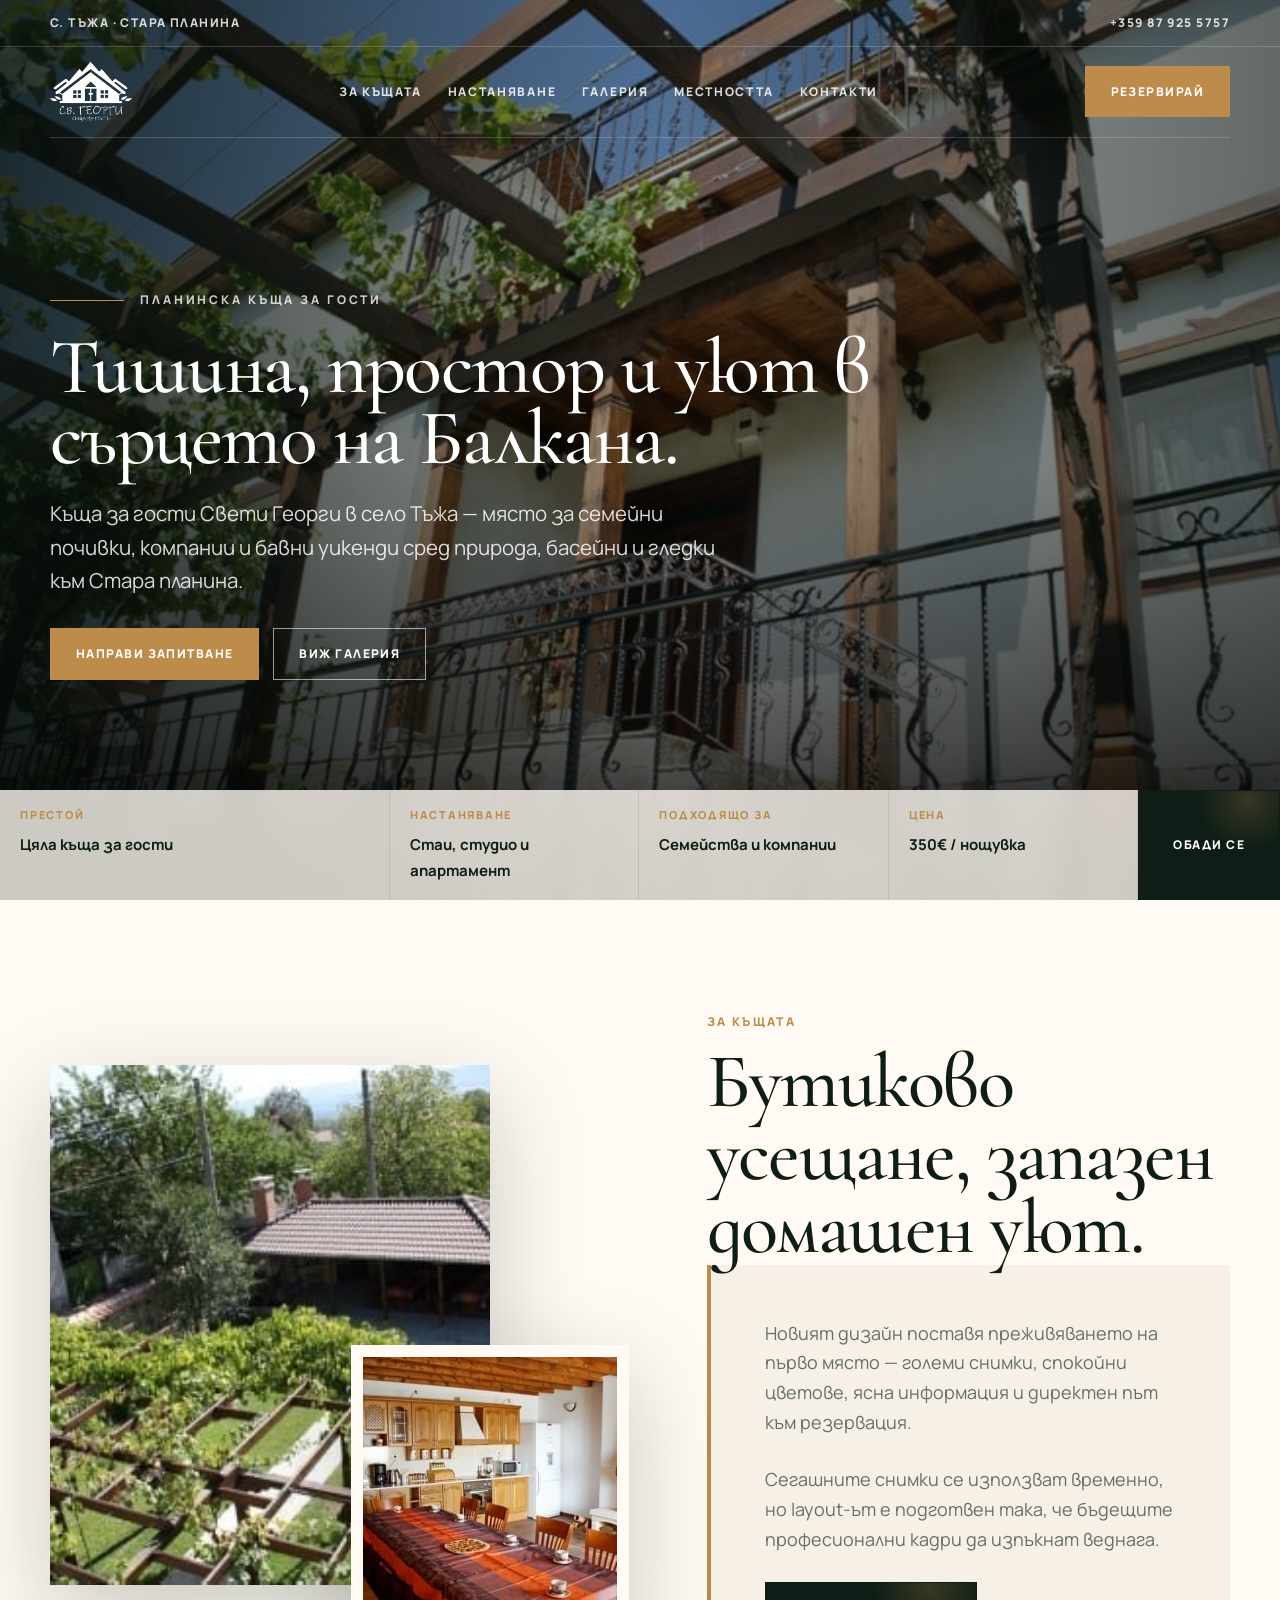
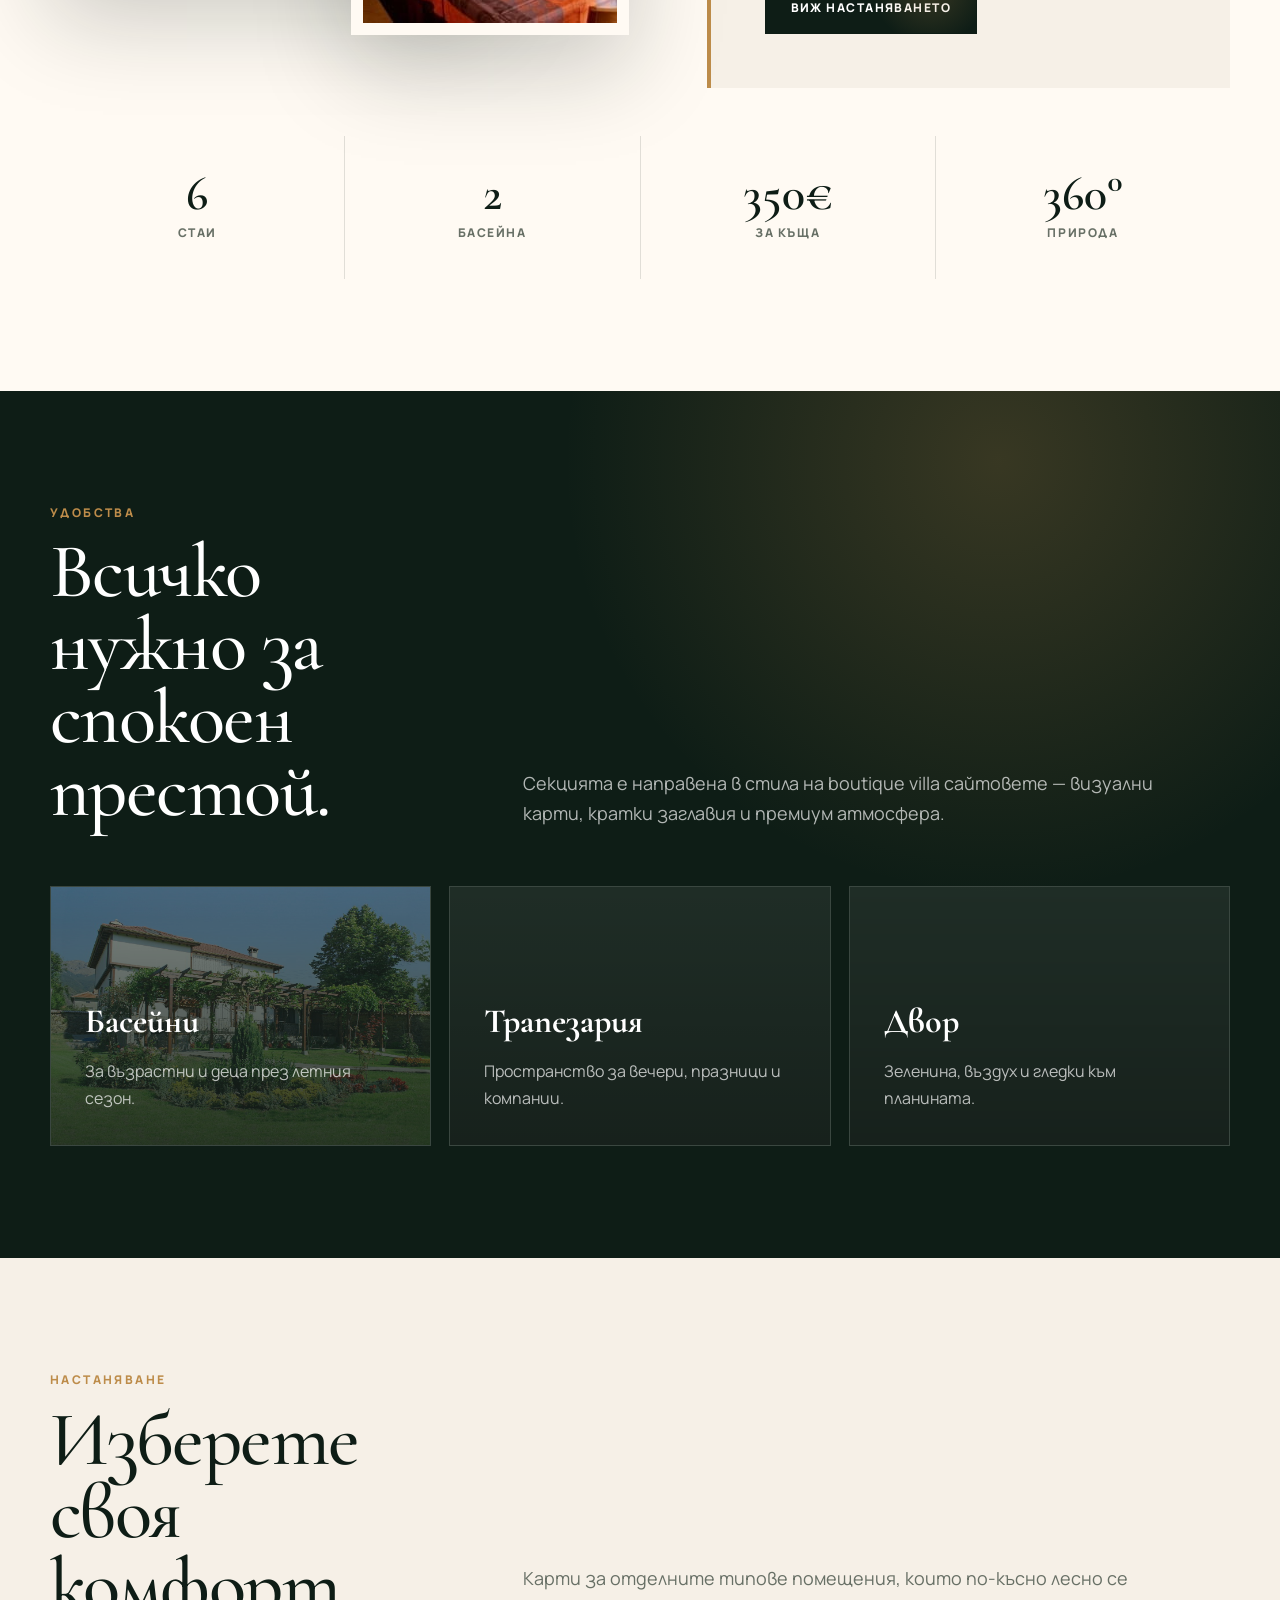
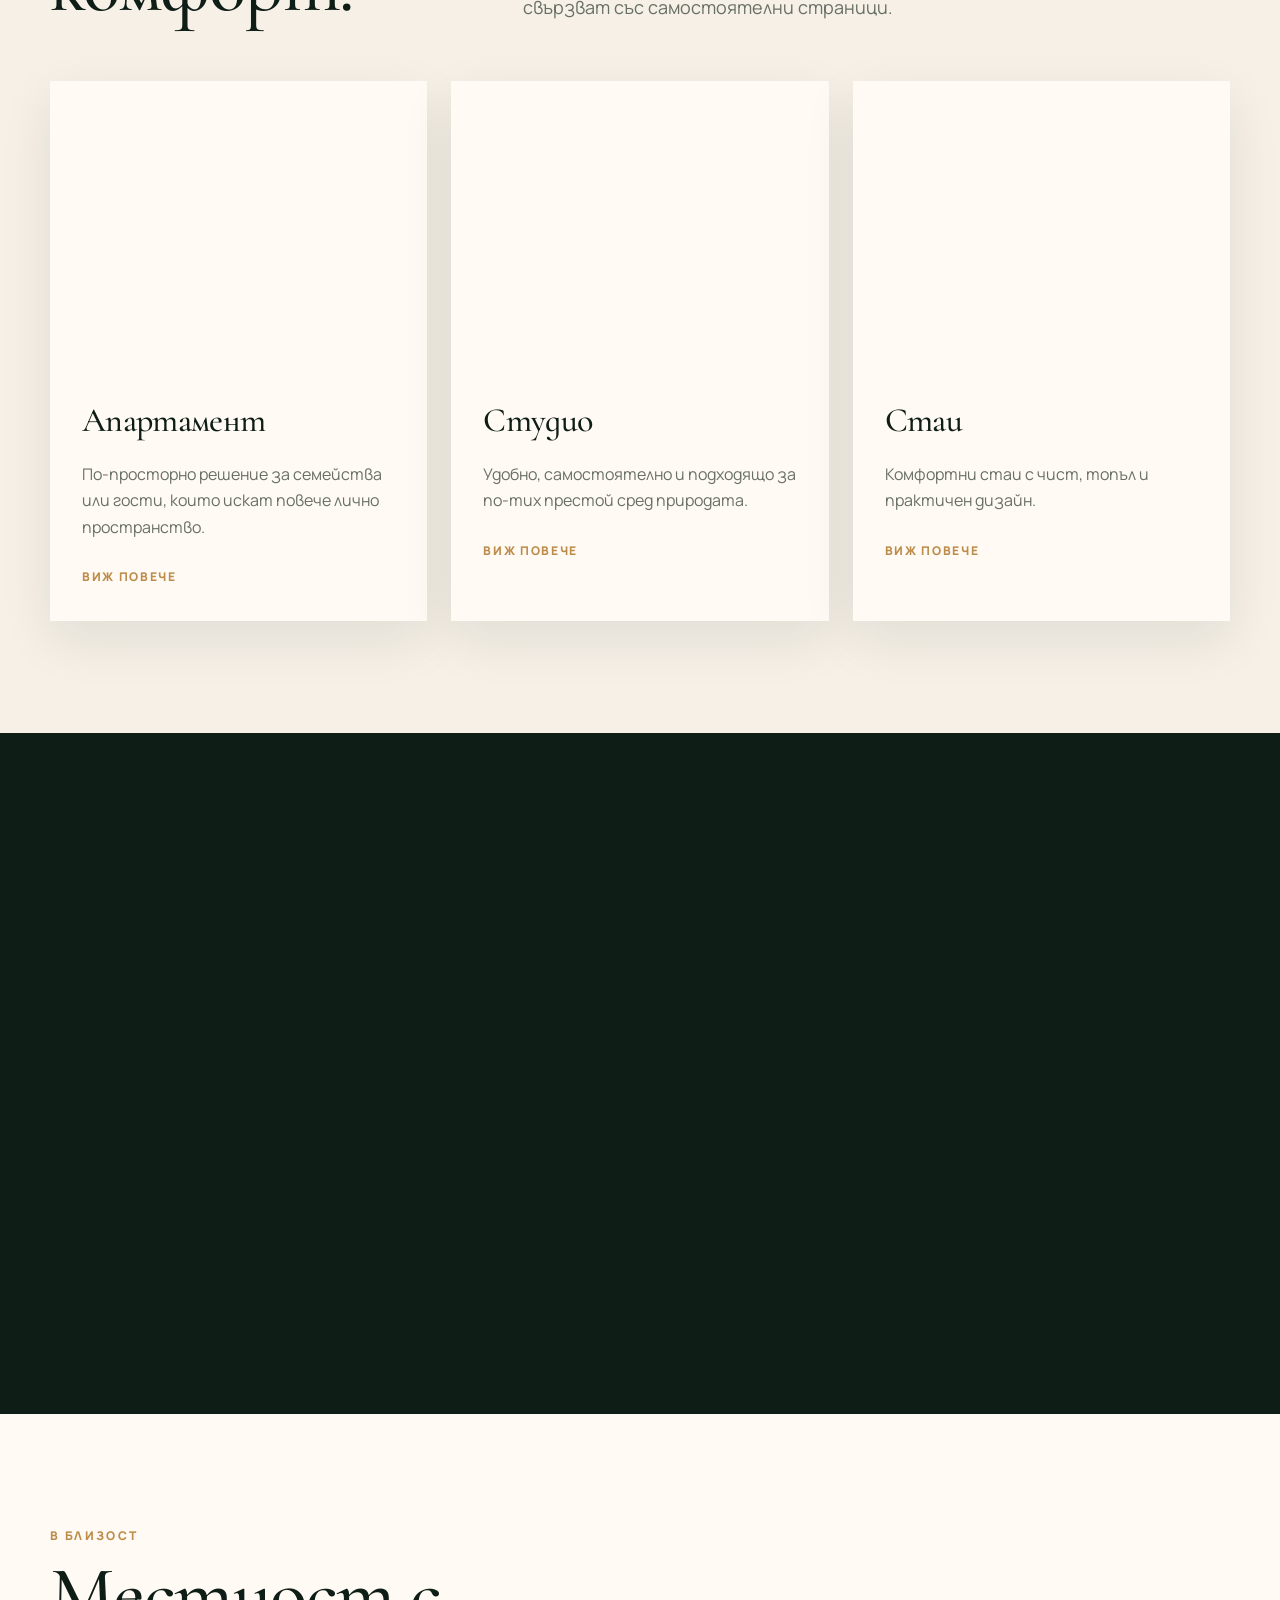
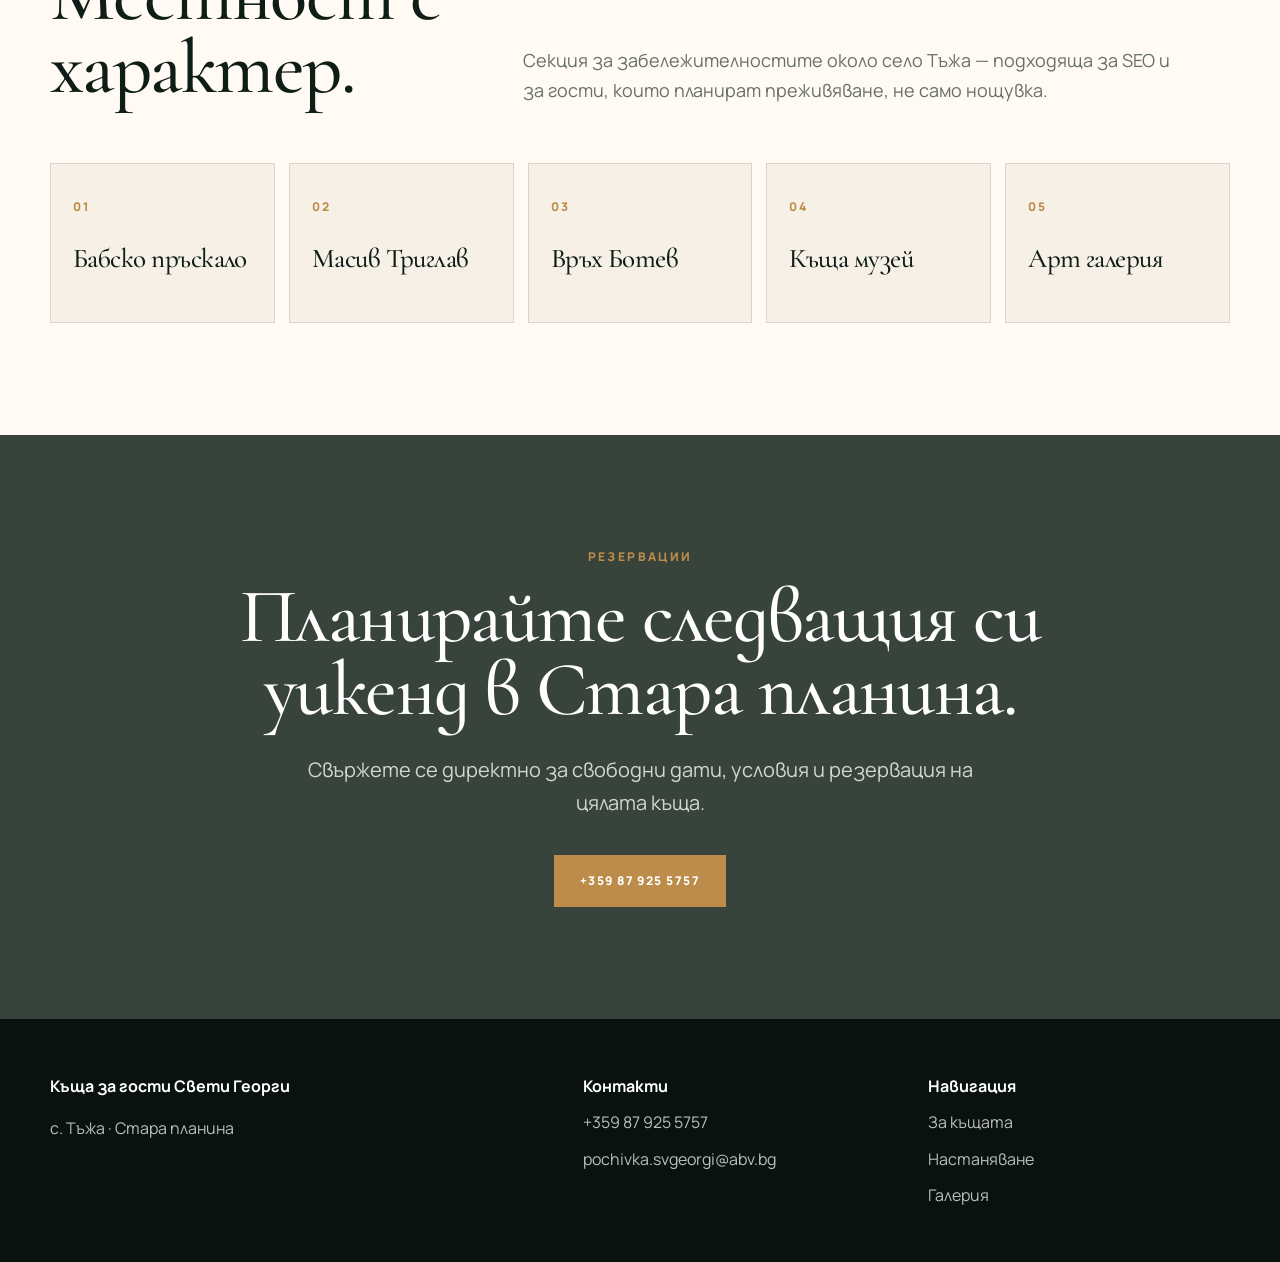
<file: index.html>
<!doctype html>
<html lang="bg">
<head>
  <meta charset="utf-8">
  <meta name="viewport" content="width=device-width, initial-scale=1">
  <title>Къща за гости Свети Георги — с. Тъжа</title>
  <meta name="description" content="Модерен homepage редизайн за Къща за гости Свети Георги, вдъхновен от boutique villa стил.">
  <link rel="preconnect" href="https://fonts.googleapis.com">
  <link rel="preconnect" href="https://fonts.gstatic.com" crossorigin>
  <link href="https://fonts.googleapis.com/css2?family=Cormorant+Garamond:wght@400;500;600;700&family=Manrope:wght@400;500;600;700;800&display=swap" rel="stylesheet">
  <link rel="stylesheet" href="homepage.css">

</head>
<body>
  <div class="topbar"><div class="wrap"><span>с. Тъжа · Стара планина</span><a href="tel:+359879255757">+359 87 925 5757</a></div></div>
  <header><div class="wrap nav"><a class="logo" href="#"> <img src="images/LOGO.webp" alt="Име на хотела"></a>
    <nav class="menu"><a href="about.html">За къщата</a><a href="accommodation.html">Настаняване</a><a href="gallery.html">Галерия</a><a href="location.html">Местността</a><a href="contacts.html">Контакти</a></nav><a class="btn" href="#booking">Резервирай</a></div></header>

  <main>
    <section class="hero">
      <div class="wrap hero-inner">
        <div class="hero-copy">
          <div class="eyebrow">Планинска къща за гости</div>
          <h1 class="serif">Тишина, простор и уют в сърцето на Балкана.</h1>
          <p class="lead">Къща за гости Свети Георги в село Тъжа — място за семейни почивки, компании и бавни уикенди сред природа, басейни и гледки към Стара планина.</p>
          <div class="hero-actions"><a class="btn" href="#booking">Направи запитване</a><a class="btn outline" href="#gallery">Виж галерия</a></div>
        </div>
        <form class="booking" id="booking">
          <div class="field"><span>Престой</span><strong>Цяла къща за гости</strong></div>
          <div class="field"><span>Настаняване</span><strong>Стаи, студио и апартамент</strong></div>
          <div class="field"><span>Подходящо за</span><strong>Семейства и компании</strong></div>
          <div class="field"><span>Цена</span><strong>350€ / нощувка</strong></div>
          <a class="btn dark" href="tel:+359879255757">Обади се</a>
        </form>
      </div>
    </section>

    <section class="intro" id="about">
      <div class="wrap intro-grid">
        <div class="photo-stack"><div class="photo-main"></div><div class="photo-small"></div></div>
        <div><div class="kicker">За къщата</div><h2 class="serif">Бутиково усещане, запазен домашен уют.</h2><div class="text-card"><p>Новият дизайн поставя преживяването на първо място — големи снимки, спокойни цветове, ясна информация и директен път към резервация.</p><p>Сегашните снимки се използват временно, но layout-ът е подготвен така, че бъдещите професионални кадри да изпъкнат веднага.</p><a class="btn dark" href="#rooms">Виж настаняването</a></div></div>
      </div>
      <div class="wrap facts"><div class="fact"><strong>6</strong><span>стаи</span></div><div class="fact"><strong>2</strong><span>басейна</span></div><div class="fact"><strong>350€</strong><span>за къща</span></div><div class="fact"><strong>360°</strong><span>природа</span></div></div>
    </section>

    <section class="dark">
      <div class="wrap"><div class="section-head"><div><div class="kicker">Удобства</div><h2 class="serif">Всичко нужно за спокоен престой.</h2></div><p>Секцията е направена в стила на boutique villa сайтовете — визуални карти, кратки заглавия и премиум атмосфера.</p></div><div class="amenities">
        <article class="amenity" style="--img:url('images/acc3-min.jpg')"><h3>Басейни</h3><p>За възрастни и деца през летния сезон.</p></article>
        <article class="amenity" style="--img:url('https://kashta-svgeorgi.com/thumbs/1/img_3010.jpg')"><h3>Трапезария</h3><p>Пространство за вечери, празници и компании.</p></article>
        <article class="amenity" style="--img:url('https://kashta-svgeorgi.com/thumbs/1/img_3011.jpg')"><h3>Двор</h3><p>Зеленина, въздух и гледки към планината.</p></article>
      </div></div>
    </section>

    <section class="rooms" id="rooms">
      <div class="wrap"><div class="section-head"><div><div class="kicker">Настаняване</div><h2 class="serif">Изберете своя комфорт.</h2></div><p>Карти за отделните типове помещения, които по-късно лесно се свързват със самостоятелни страници.</p></div><div class="room-grid">
        <article class="room"><div class="room-img" style="--img:url('https://kashta-svgeorgi.com/thumbs/1/img_3012.jpg')"></div><div class="room-body"><h3 class="serif">Апартамент</h3><p>По-просторно решение за семейства или гости, които искат повече лично пространство.</p><a class="more" href="#">Виж повече</a></div></article>
        <article class="room"><div class="room-img" style="--img:url('https://kashta-svgeorgi.com/thumbs/1/img_3013.jpg')"></div><div class="room-body"><h3 class="serif">Студио</h3><p>Удобно, самостоятелно и подходящо за по-тих престой сред природата.</p><a class="more" href="#">Виж повече</a></div></article>
        <article class="room"><div class="room-img" style="--img:url('https://kashta-svgeorgi.com/thumbs/1/img_3014.jpg')"></div><div class="room-body"><h3 class="serif">Стаи</h3><p>Комфортни стаи с чист, топъл и практичен дизайн.</p><a class="more" href="#">Виж повече</a></div></article>
      </div></div>
    </section>

    <section class="gallery" id="gallery">
      <div style="--img:url('https://kashta-svgeorgi.com/thumbs/1/img_3015.jpg')"></div><div style="--img:url('https://kashta-svgeorgi.com/thumbs/1/img_3016.jpg')"></div><div style="--img:url('https://kashta-svgeorgi.com/thumbs/1/img_3017.jpg')"></div><div style="--img:url('https://kashta-svgeorgi.com/thumbs/1/img_3018.jpg')"></div><div style="--img:url('https://kashta-svgeorgi.com/thumbs/1/img_3019.jpg')"></div>
    </section>

    <section class="location" id="location">
      <div class="wrap"><div class="section-head"><div><div class="kicker">В близост</div><h2 class="serif">Местност с характер.</h2></div><p>Секция за забележителностите около село Тъжа — подходяща за SEO и за гости, които планират преживяване, не само нощувка.</p></div><div class="nearby"><div class="place"><span>01</span><h3 class="serif">Бабско пръскало</h3></div><div class="place"><span>02</span><h3 class="serif">Масив Триглав</h3></div><div class="place"><span>03</span><h3 class="serif">Връх Ботев</h3></div><div class="place"><span>04</span><h3 class="serif">Къща музей</h3></div><div class="place"><span>05</span><h3 class="serif">Арт галерия</h3></div></div></div>
    </section>

    <section class="cta" id="contact"><div class="wrap"><div class="kicker">Резервации</div><h2 class="serif">Планирайте следващия си уикенд в Стара планина.</h2><p>Свържете се директно за свободни дати, условия и резервация на цялата къща.</p><a class="btn" href="tel:+359879255757">+359 87 925 5757</a></div></section>
  </main>

  <footer><div class="wrap foot"><div><strong>Къща за гости Свети Георги</strong><p>с. Тъжа · Стара планина</p></div><div><strong>Контакти</strong><a href="tel:+359879255757">+359 87 925 5757</a><a href="mailto:pochivka.svgeorgi@abv.bg">pochivka.svgeorgi@abv.bg</a></div><div><strong>Навигация</strong><a href="#about">За къщата</a><a href="#rooms">Настаняване</a><a href="#gallery">Галерия</a></div></div></footer>
</body>
</html>
</file>
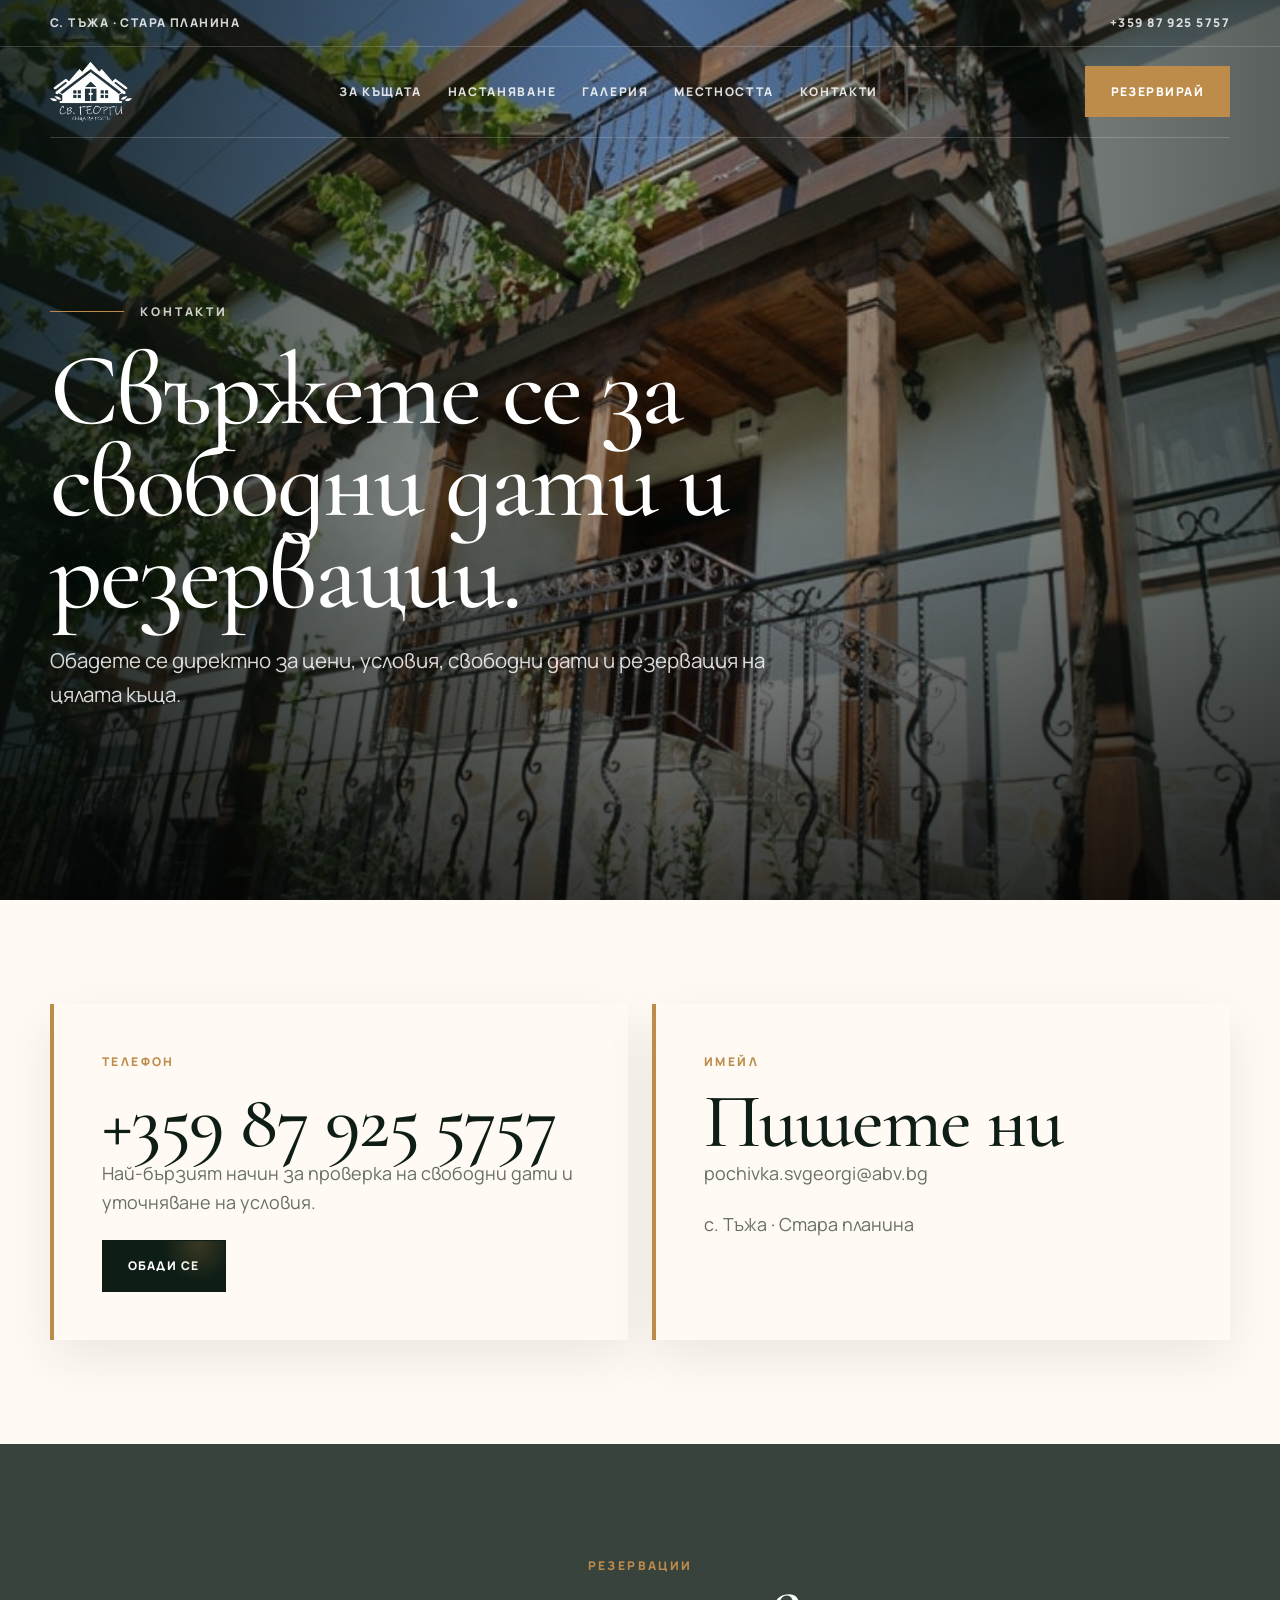
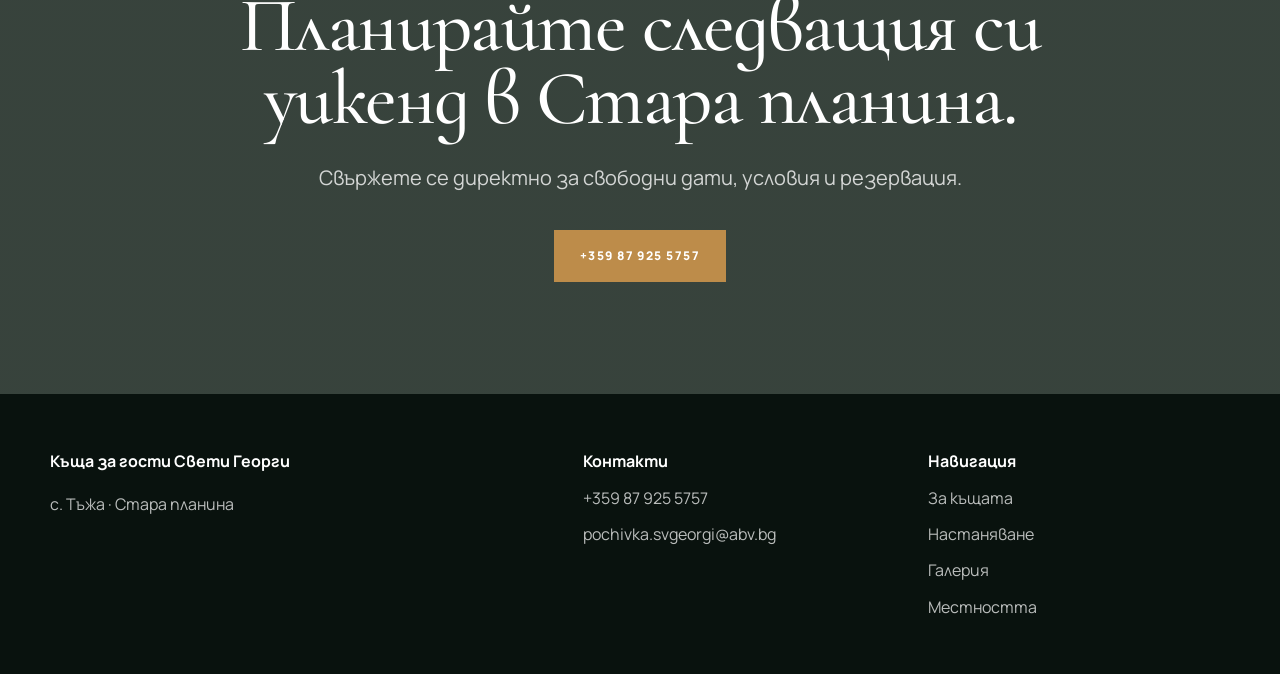
<file: contacts.html>
<!doctype html>
<html lang="bg">
<head>
  <meta charset="utf-8">
  <meta name="viewport" content="width=device-width, initial-scale=1">
  <title>Контакти — Къща за гости Свети Георги</title>
  <meta name="description" content="Контакти и резервации за Къща за гости Свети Георги.">
  <link rel="preconnect" href="https://fonts.googleapis.com">
  <link rel="preconnect" href="https://fonts.gstatic.com" crossorigin>
  <link href="https://fonts.googleapis.com/css2?family=Cormorant+Garamond:wght@400;500;600;700&family=Manrope:wght@400;500;600;700;800&display=swap" rel="stylesheet">
  <link rel="stylesheet" href="homepage.css">
  <style>
    .page-hero {
      min-height: 58vh;
      position: relative;
      display: flex;
      align-items: flex-end;
      overflow: hidden;
      background: #0e1d16;
      color: #fff;
    }
    .page-hero::before {
      content: "";
      position: absolute;
      inset: 0;
      background:
        linear-gradient(90deg, rgba(8,18,13,.86), rgba(8,18,13,.34) 52%, rgba(8,18,13,.68)),
        var(--hero-img) center / cover no-repeat;
      transform: scale(1.03);
    }
    .page-hero::after {
      content: "";
      position: absolute;
      inset: auto 0 0 0;
      height: 42%;
      background: linear-gradient(to top, rgba(0,0,0,.66), transparent);
    }
    .page-hero-inner {
      position: relative;
      z-index: 2;
      padding: 190px 0 76px;
    }
    .page-hero h1 {
      max-width: 920px;
      font-size: clamp(56px, 8vw, 108px);
      line-height: .9;
    }
    .page-hero .lead { max-width: 720px; }
    .page-section { padding: 104px 0; }
    .split {
      display: grid;
      grid-template-columns: .9fr 1.1fr;
      gap: 72px;
      align-items: start;
    }
    .content-card {
      padding: 48px;
      background: var(--paper);
      border-left: 4px solid var(--gold);
      box-shadow: 0 18px 50px rgba(13,29,22,.08);
    }
    .content-card p { margin: 0 0 22px; color: var(--muted); font-size: 18px; }
    .content-card p:last-child { margin-bottom: 0; }
    .list-grid { display:grid; grid-template-columns: repeat(3,1fr); gap:18px; }
    .info-box { padding:32px; background:var(--paper); border:1px solid var(--line); }
    .info-box h3 { margin:0 0 10px; color:var(--forest); font-size:32px; }
    .info-box p { margin:0; color:var(--muted); }
    .contact-grid { display:grid; grid-template-columns: 1fr 1fr; gap:24px; }
    .gallery-page { display:grid; grid-template-columns: repeat(3,1fr); gap:8px; }
    .gallery-page div { min-height:300px; background:var(--img) center / cover no-repeat; }
    @media (max-width:980px) { .split,.list-grid,.contact-grid,.gallery-page { grid-template-columns:1fr 1fr; } }
    @media (max-width:640px) {
      .page-hero-inner { padding: 130px 0 54px; }
      .page-hero h1 { font-size: 54px; }
      .split,.list-grid,.contact-grid,.gallery-page { grid-template-columns:1fr; }
      .content-card { padding:32px; }
    }
  </style>
</head>
<body>
  <div class="topbar"><div class="wrap"><span>с. Тъжа · Стара планина</span><a href="tel:+359879255757">+359 87 925 5757</a></div></div>
  <header><div class="wrap nav"><a class="logo" href="index.html"> <img src="images/LOGO.webp" alt="Име на хотела"></a>
    <nav class="menu"><a href="about.html">За къщата</a><a href="accommodation.html">Настаняване</a><a href="gallery.html">Галерия</a><a href="location.html">Местността</a><a href="contacts.html">Контакти</a></nav><a class="btn" href="#booking">Резервирай</a></div></header>

  <main>
    <section class="page-hero" style="--hero-img:url('images/img_3005.jpg')">
      <div class="wrap page-hero-inner">
        <div class="eyebrow">Контакти</div>
        <h1 class="serif">Свържете се за свободни дати и резервации.</h1>
        <p class="lead">Обадете се директно за цени, условия, свободни дати и резервация на цялата къща.</p>
      </div>
    </section>

    <section class="page-section intro"><div class="wrap contact-grid">
      <div class="content-card"><div class="kicker">Телефон</div><h2 class="serif">+359 87 925 5757</h2><p>Най-бързият начин за проверка на свободни дати и уточняване на условия.</p><p><a class="btn dark" href="tel:+359879255757">Обади се</a></p></div>
      <div class="content-card"><div class="kicker">Имейл</div><h2 class="serif">Пишете ни</h2><p><a href="mailto:pochivka.svgeorgi@abv.bg">pochivka.svgeorgi@abv.bg</a></p><p>с. Тъжа · Стара планина</p></div>
    </div></section>
    <section class="cta"><div class="wrap"><div class="kicker">Резервации</div><h2 class="serif">Планирайте следващия си уикенд в Стара планина.</h2><p>Свържете се директно за свободни дати, условия и резервация.</p><a class="btn" href="tel:+359879255757">+359 87 925 5757</a></div></section>
  </main>

  <footer><div class="wrap foot"><div><strong>Къща за гости Свети Георги</strong><p>с. Тъжа · Стара планина</p></div><div><strong>Контакти</strong><a href="tel:+359879255757">+359 87 925 5757</a><a href="mailto:pochivka.svgeorgi@abv.bg">pochivka.svgeorgi@abv.bg</a></div><div><strong>Навигация</strong><a href="about.html">За къщата</a><a href="accommodation.html">Настаняване</a><a href="gallery.html">Галерия</a><a href="location.html">Местността</a></div></div></footer>
</body>
</html>
</file>
<file: homepage.css>
/* =========================================================
   Къща Свети Георги — Homepage styles
   Подредба на файла:
   01. Design tokens
   02. Reset & base
   03. Layout helpers
   04. Buttons
   05. Header / Navigation
   06. Hero
   07. Booking bar
   08. Section base styles
   09. Intro / About
   10. Amenities
   11. Rooms
   12. Gallery
   13. Location
   14. CTA
   15. Footer
   16. Responsive
   ========================================================= */


/* =========================================================
   01. Design tokens
   ========================================================= */

:root {
  --bg: #f6f0e7;
  --paper: #fffaf3;
  --forest: #0e1d16;
  --forest-2: #183327;
  --olive: #697653;
  --gold: #bd8c4a;
  --gold-2: #e2c28a;
  --text: #1b211c;
  --muted: #687066;
  --line: rgba(27, 33, 28, .13);
  --white: rgba(255, 255, 255, .92);
  --shadow: 0 32px 90px rgba(13, 29, 22, .22);
}


/* =========================================================
   02. Reset & base
   ========================================================= */

* {
  box-sizing: border-box;
}

html {
  scroll-behavior: smooth;
}

body {
  margin: 0;
  background: var(--bg);
  color: var(--text);
  font-family: Manrope, system-ui, sans-serif;
  line-height: 1.65;
}

a {
  color: inherit;
  text-decoration: none;
}

img {
  display: block;
  max-width: 100%;
}


/* =========================================================
   03. Layout helpers
   ========================================================= */

.wrap {
  width: min(1180px, calc(100% - 42px));
  margin: auto;
}

.serif {
  font-family: "Cormorant Garamond", Georgia, serif;
  font-weight: 500;
  letter-spacing: -.02em;
}


/* =========================================================
   04. Buttons
   ========================================================= */

.btn {
  display: inline-flex;
  align-items: center;
  justify-content: center;
  gap: 10px;

  padding: 15px 25px;

  border: 1px solid transparent;
  background: var(--gold);
  color: #fff;

  font-size: 12px;
  font-weight: 800;
  letter-spacing: .12em;
  text-transform: uppercase;

  transition: .22s ease;
}

.btn:hover {
  transform: translateY(-2px);
  filter: brightness(.96);
}

.btn.outline {
  background: transparent;
  border-color: rgba(255, 255, 255, .58);
}

.btn.dark {
  background: var(--forest);
}


/* =========================================================
   05. Header / Navigation
   ========================================================= */

.topbar {
  position: absolute;
  z-index: 20;
  inset: 0 0 auto 0;

  color: #fff;
  border-bottom: 1px solid rgba(255, 255, 255, .18);
}

.topbar .wrap {
  height: 46px;

  display: flex;
  align-items: center;
  justify-content: space-between;

  color: rgba(255, 255, 255, .82);
  font-size: 12px;
  font-weight: 800;
  letter-spacing: .12em;
  text-transform: uppercase;
}

header {
  position: absolute;
  z-index: 21;
  top: 46px;
  left: 0;
  right: 0;

  color: #fff;
}

.nav {
  height: 92px;

  display: flex;
  align-items: center;
  justify-content: space-between;
  gap: 28px;

  border-bottom: 1px solid rgba(255, 255, 255, .18);
}

.logo {
  display: flex;
  align-items: center;
  gap: 14px;
  flex: 0 0 auto;

  font-size: 13px;
  font-weight: 800;
  letter-spacing: .16em;
  text-transform: uppercase;
}

.logo img {
  height: 60px;
  width: auto;
  display: block;
}

.mark {
  width: 52px;
  height: 52px;
  flex: 0 0 52px;

  display: grid;
  place-items: center;

  border: 1px solid rgba(255, 255, 255, .62);
  border-radius: 999px;
  color: #fff;

  font-family: "Cormorant Garamond", Georgia, serif;
  font-size: 24px;
}

.menu {
  display: flex;
  align-items: center;
  justify-content: center;
  gap: clamp(18px, 2vw, 28px);
  flex: 1 1 auto;

  color: rgba(255, 255, 255, .84);
  font-size: 12px;
  font-weight: 800;
  letter-spacing: .14em;
  text-transform: uppercase;
}

.menu a:hover {
  color: var(--gold-2);
}


/* =========================================================
   06. Hero
   ========================================================= */

.hero {
  height: 100vh;
  height: 100svh;
  min-height: 720px;
  position: relative;

  display: block;
  overflow: hidden;

  padding: 0;
  background: #0e1d16;
  color: #fff;
}

.hero::before {
  content: "";
  position: absolute;
  inset: 0;

  background:
    linear-gradient(
      90deg,
      rgba(8, 18, 13, .86),
      rgba(8, 18, 13, .38) 52%,
      rgba(8, 18, 13, .64)
    ),
    url('images/img_3005.jpg') center / cover no-repeat;

  transform: scale(1.03);
}

.hero::after {
  content: "";
  position: absolute;
  left: 0;
  right: 0;
  bottom: 0;

  height: 48%;
  background: linear-gradient(to top, rgba(0, 0, 0, .72), transparent);
}

.hero-inner {
  width: min(1180px, calc(100% - 42px));
  height: 100%;
  position: relative;
  z-index: 2;

  display: grid;
  grid-template-rows: 1fr auto;
  align-content: end;

  padding-top: 180px;
  padding-bottom: 220px; /* резервира място за booking */
}

.hero-copy {
  max-width: 900px;
  margin: 0;
  align-self: end;
}

.eyebrow {
  display: flex;
  align-items: center;
  gap: 16px;

  margin-bottom: 22px;

  color: rgba(255, 255, 255, .78);
  font-size: 12px;
  font-weight: 800;
  letter-spacing: .24em;
  text-transform: uppercase;
}

.eyebrow::before {
  content: "";
  width: 74px;
  height: 1px;
  background: var(--gold);
}

h1 {
  max-width: 900px;
  margin: 0;

  font-size: clamp(48px, 6.1vw, 92px);
  line-height: .9;

  text-shadow: 0 24px 60px rgba(0, 0, 0, .26);
}

.lead {
  max-width: 680px;
  margin: 24px 0 0;

  color: rgba(255, 255, 255, .84);
  font-size: clamp(17px, 1.6vw, 22px);
}

.hero-actions {
  display: flex;
  flex-wrap: wrap;
  gap: 14px;

  margin-top: 30px;
}


/* =========================================================
   07. Booking bar
   ========================================================= */

.booking {
  position: absolute;
  left: 50%;
  right: auto;
  bottom: 0;

  width: 100vw;
  transform: translateX(-50%);

  display: grid;
  grid-template-columns: 1.25fr .8fr .8fr .8fr auto;

  margin: 0;
  background: rgba(255, 250, 243,0.80);
  color: var(--text);
  box-shadow: 0 -10px 40px rgba(0,0,0,.12);

  backdrop-filter: blur(12px);
  -webkit-backdrop-filter: blur(12px);
}

.field {
  padding: 16px 20px;
  border-right: 1px solid rgba(0,0,0,.08);
}

.field span {
  display: block;
  margin-bottom: 6px;

  color: var(--gold);
  font-size: 11px;
  font-weight: 800;
  letter-spacing: .16em;
  text-transform: uppercase;
}

.field strong {
  color: var(--forest);
  font-size: 15px;
}

.booking .btn {
  height: 100%;
  min-height: 78px;
  padding-inline: 34px;
}


/* =========================================================
   08. Section base styles
   ========================================================= */

section {
  padding: 112px 0;
}

section.hero {
  padding: 0;
}

.section-head {
  display: grid;
  grid-template-columns: .7fr 1.2fr;
  gap: 60px;
  align-items: end;

  margin-bottom: 58px;
}

.kicker {
  margin-bottom: 14px;

  color: var(--gold);
  font-size: 12px;
  font-weight: 800;
  letter-spacing: .2em;
  text-transform: uppercase;
}

h2 {
  margin: 0;

  color: var(--forest);
  font-size: clamp(42px, 6vw, 78px);
  line-height: .95;
}

.section-head p {
  max-width: 660px;
  margin: 0;

  color: var(--muted);
  font-size: 18px;
}


/* =========================================================
   09. Intro / About
   ========================================================= */

.intro {
  background: var(--paper);
}

.intro-grid {
  display: grid;
  grid-template-columns: 1.05fr .95fr;
  gap: 78px;
  align-items: center;
}

.photo-stack {
  min-height: 570px;
  position: relative;
}

.photo-main,
.photo-small {
  position: absolute;
  background-position: center;
  background-size: cover;
  background-repeat: no-repeat;
  box-shadow: var(--shadow);
}

.photo-main {
  left: 0;
  top: 0;

  width: 76%;
  height: 520px;

  background-image: url('images/img_3114.jpg');
}

.photo-small {
  right: 0;
  bottom: 0;

  width: 48%;
  height: 290px;

  border: 12px solid var(--paper);
  background-image: url('images/img_3129.jpg');
}

.text-card {
  padding: 54px;
  background: var(--bg);
  border-left: 4px solid var(--gold);
}

.text-card p {
  margin: 0 0 28px;
  color: var(--muted);
  font-size: 18px;
}

.facts {
  display: grid;
  grid-template-columns: repeat(4, 1fr);
  gap: 1px;

  margin-top: 48px;
  background: var(--line);
}

.fact {
  padding: 34px 28px;
  background: var(--paper);
  text-align: center;
}

.fact strong {
  display: block;

  color: var(--forest);
  font-family: "Cormorant Garamond", Georgia, serif;
  font-size: 48px;
  font-weight: 600;
  line-height: 1;
}

.fact span {
  color: var(--muted);
  font-size: 12px;
  font-weight: 800;
  letter-spacing: .13em;
  text-transform: uppercase;
}


/* =========================================================
   10. Amenities
   ========================================================= */

.dark {
  position: relative;
  overflow: hidden;

  background: var(--forest);
  color: #fff;
}

.dark::before {
  content: "";
  position: absolute;
  inset: 0;

  background: radial-gradient(circle at 78% 8%, rgba(189, 140, 74, .24), transparent 34%);
}

.dark .wrap {
  position: relative;
  z-index: 1;
}

.dark h2 {
  color: #fff;
}

.dark .section-head p {
  color: rgba(255, 255, 255, .68);
}

.amenities {
  display: grid;
  grid-template-columns: repeat(3, 1fr);
  gap: 18px;
}

.amenity {
  min-height: 260px;
  position: relative;
  overflow: hidden;

  display: flex;
  flex-direction: column;
  justify-content: flex-end;

  padding: 34px;
  background: rgba(255, 255, 255, .07);
  border: 1px solid rgba(255, 255, 255, .12);
}

.amenity::before {
  content: "";
  position: absolute;
  inset: 0;

  background:
    linear-gradient(to top, rgba(0, 0, 0, .64), transparent),
    var(--img) center / cover no-repeat;

  opacity: .42;
  transition: .3s;
}

.amenity:hover::before {
  opacity: .6;
  transform: scale(1.04);
}

.amenity * {
  position: relative;
}

.amenity h3 {
  margin: 0 0 8px;

  font-family: "Cormorant Garamond", Georgia, serif;
  font-size: 34px;
}

.amenity p {
  margin: 0;
  color: rgba(255, 255, 255, .7);
}


/* =========================================================
   11. Rooms
   ========================================================= */

.rooms {
  background: var(--bg);
}

.room-grid {
  display: grid;
  grid-template-columns: repeat(3, 1fr);
  gap: 24px;
}

.room {
  background: var(--paper);
  box-shadow: 0 18px 50px rgba(13, 29, 22, .09);
}

.room-img {
  height: 280px;
  background: var(--img) center / cover no-repeat;
}

.room-body {
  padding: 32px;
}

.room h3 {
  margin: 0 0 12px;
  color: var(--forest);
  font-size: 34px;
}

.room p {
  margin: 0 0 22px;
  color: var(--muted);
}

.more {
  color: var(--gold);
  font-size: 12px;
  font-weight: 800;
  letter-spacing: .14em;
  text-transform: uppercase;
}


/* =========================================================
   12. Gallery
   ========================================================= */

.gallery {
  display: grid;
  grid-template-columns: 1.2fr .8fr .8fr;
  grid-auto-rows: 340px;
  gap: 1px;

  padding: 0;
  background: var(--forest);
}

.gallery div {
  min-height: 280px;
  background: var(--img) center / cover no-repeat;
}

.gallery div:first-child {
  grid-row: span 2;
}


/* =========================================================
   13. Location
   ========================================================= */

.location {
  background: var(--paper);
}

.nearby {
  display: grid;
  grid-template-columns: repeat(5, 1fr);
  gap: 14px;
}

.place {
  min-height: 160px;
  padding: 28px 22px;

  background: var(--bg);
  border: 1px solid var(--line);
}

.place span {
  color: var(--gold);
  font-size: 12px;
  font-weight: 800;
  letter-spacing: .16em;
  text-transform: uppercase;
}

.place h3 {
  margin: 18px 0 0;
  color: var(--forest);
  font-size: 27px;
}


/* =========================================================
   14. CTA
   ========================================================= */

.cta {
  background:
    linear-gradient(rgba(14, 29, 22, .82), rgba(14, 29, 22, .82)),
    url('https://kashta-svgeorgi.com/thumbs/1/img_3008.jpg') center / cover no-repeat;
  color: #fff;
  text-align: center;
}

.cta h2 {
  max-width: 820px;
  margin: auto;
  color: #fff;
}

.cta p {
  max-width: 720px;
  margin: 26px auto 36px;

  color: rgba(255, 255, 255, .78);
  font-size: 20px;
}


/* =========================================================
   15. Footer
   ========================================================= */

footer {
  padding: 54px 0;
  background: #09120e;
  color: rgba(255, 255, 255, .72);
}

.foot {
  display: grid;
  grid-template-columns: 1.3fr .8fr .8fr;
  gap: 42px;
}

.foot strong {
  color: #fff;
}

.foot a {
  display: block;
  margin-top: 10px;
}


/* =========================================================
   16. Responsive
   ========================================================= */

@media (max-width: 980px) {
  .menu {
    display: none;
  }

  .hero {
    height: auto;
    min-height: 100svh;
    overflow: visible;
  }

  .hero-inner {
    min-height: 100svh;
    padding: 150px 0 32px;
    display: flex;
    flex-direction: column;
    justify-content: flex-end;
  }

  .hero-copy {
    max-width: 760px;
    margin: 0;
  }

  .booking {
    position: relative;
    left: auto;
    right: auto;
    bottom: auto;
    grid-template-columns: 1fr 1fr;
    margin-top: 42px;
  }

  .booking .btn {
    grid-column: 1 / -1;
    height: auto;
  }

  .section-head,
  .intro-grid {
    grid-template-columns: 1fr;
  }

  .facts,
  .room-grid,
  .amenities,
  .nearby {
    grid-template-columns: 1fr 1fr;
  }

  .gallery {
    grid-template-columns: 1fr 1fr;
  }

  .gallery div:first-child {
    grid-row: auto;
  }
}

@media (max-width: 640px) {
  .topbar {
    display: none;
  }

  header {
    top: 0;
  }

  .nav {
    height: 76px;
  }

  .wrap {
    width: min(100% - 28px, 1180px);
  }

  h1 {
    font-size: clamp(42px, 14vw, 58px);
    line-height: .92;
  }

  .eyebrow {
    font-size: 10px;
    letter-spacing: .18em;
  }

  .eyebrow::before {
    width: 42px;
  }

  .lead {
    font-size: 17px;
  }

  .hero-actions {
    margin-top: 24px;
  }

  .booking,
  .facts,
  .room-grid,
  .amenities,
  .nearby,
  .foot {
    grid-template-columns: 1fr;
  }

  .section-head {
    gap: 22px;
  }

  .photo-stack {
    min-height: 440px;
  }

  .photo-main {
    width: 88%;
    height: 390px;
  }

  .photo-small {
    width: 62%;
    height: 210px;
  }

  .gallery {
    grid-template-columns: 1fr;
  }

  section {
    padding: 76px 0;
  }
}
</file>
